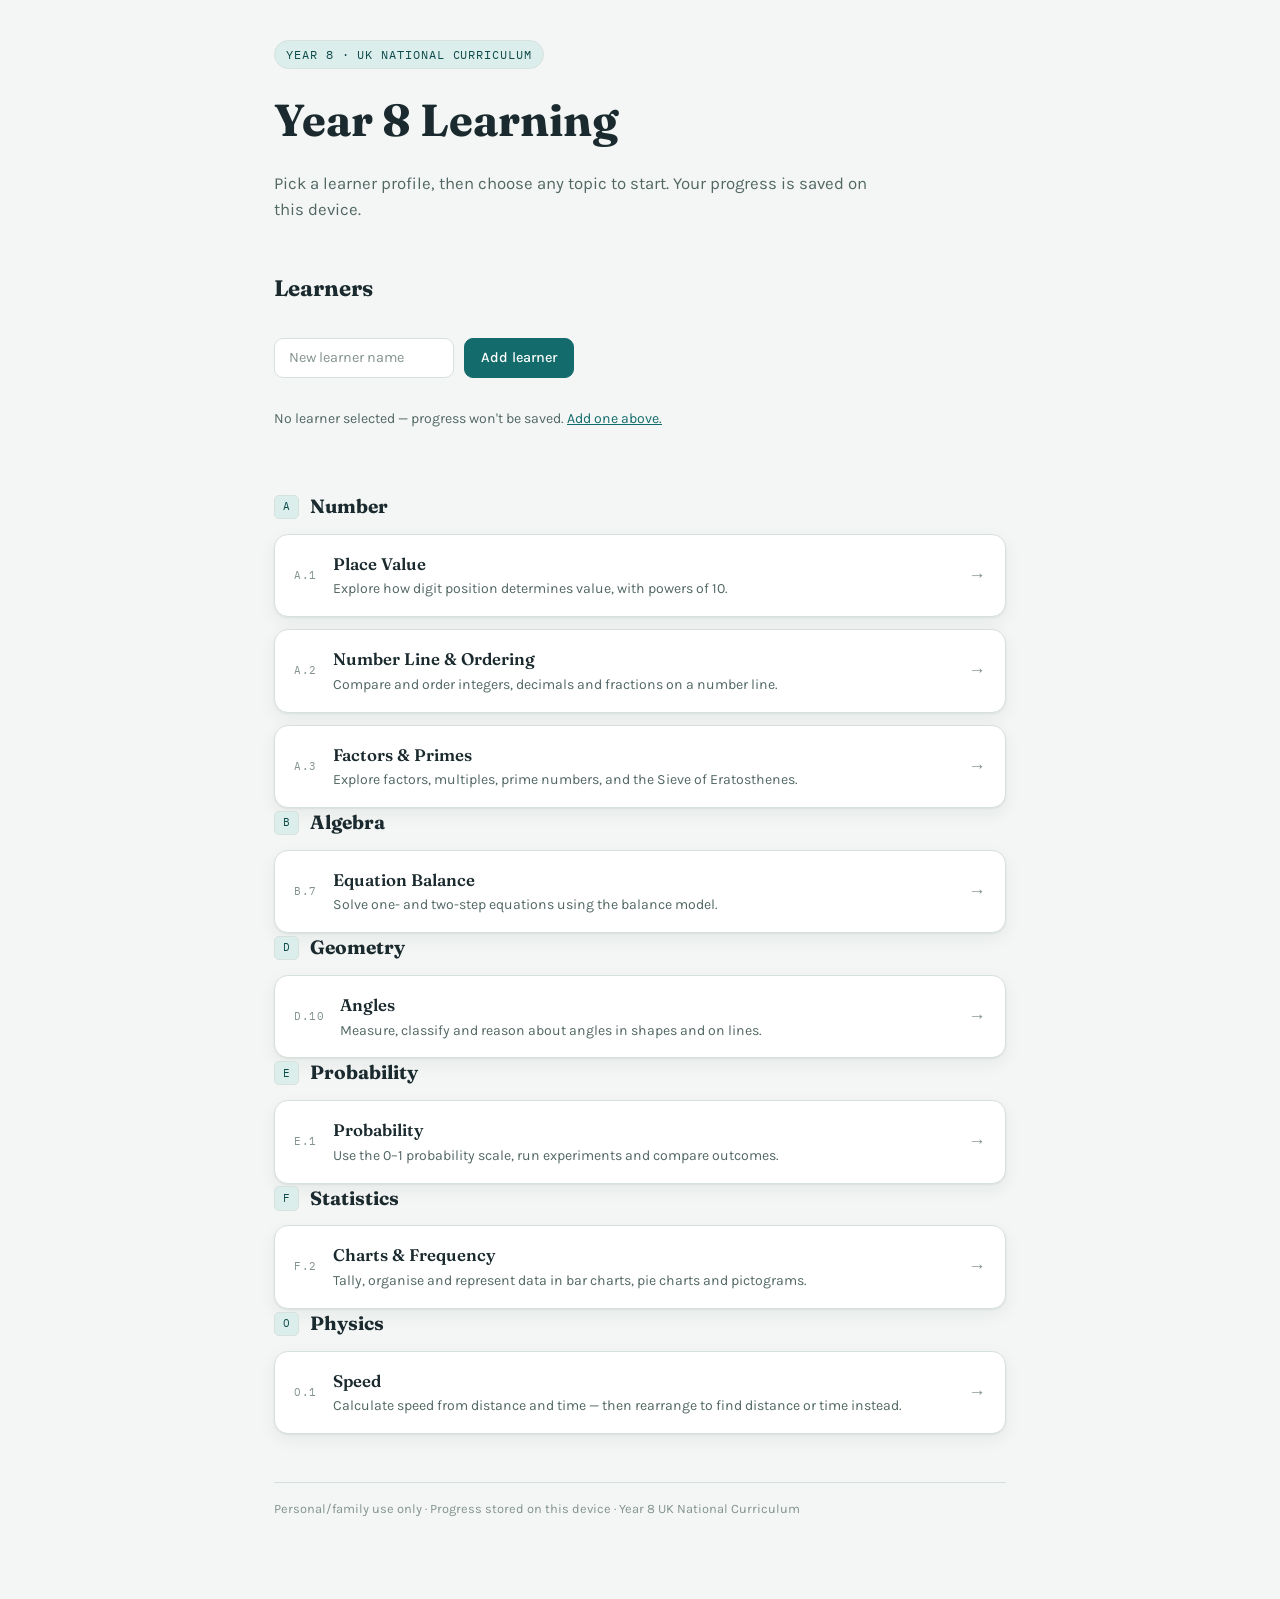
<file: index.html>
<!DOCTYPE html>
<html lang="en">
<head>
<meta charset="UTF-8">
<meta name="viewport" content="width=device-width, initial-scale=1">
<title>Year 8 Learning</title>
<link rel="preconnect" href="https://fonts.googleapis.com">
<link rel="preconnect" href="https://fonts.gstatic.com" crossorigin>
<link href="https://fonts.googleapis.com/css2?family=Fraunces:ital,opsz,wght@0,9..144,400;0,9..144,700;1,9..144,400&family=IBM+Plex+Mono:wght@400;500&family=Karla:wght@400;500;600&display=swap" rel="stylesheet">
<style>
/* --- tokens (same as shared.css — inlined here so index.html works standalone) --- */
:root {
  --bg:#F3F6F4;--surface:#FFFFFF;--surface-alt:#E8EFEA;
  --ink:#1B2A2E;--ink-soft:#526764;--ink-faint:#83938F;
  --teal:#146B6B;--teal-deep:#0D4A4A;--teal-soft:#DCEEEC;
  --amber:#C9740B;--amber-soft:#FBE9CE;
  --success:#1E8E5A;--success-bg:#E3F5EC;
  --error:#C0392B;--error-bg:#FBEAE7;
  --border:#D7E1DC;--on-accent:#FFFFFF;
  --shadow:0 1px 2px rgba(20,40,38,0.06),0 6px 18px rgba(20,40,38,0.06);
}
@media(prefers-color-scheme:dark){:root:not([data-theme="light"]){
  --bg:#0F1E1D;--surface:#16302E;--surface-alt:#1C3A37;
  --ink:#EAF4F1;--ink-soft:#A9C4BF;--ink-faint:#74928C;
  --teal:#58D6D1;--teal-deep:#8CE6E1;--teal-soft:#1B3F3C;
  --amber:#F0A94A;--amber-soft:#3A2C13;
  --success:#52DE9B;--success-bg:#103628;
  --error:#F1897C;--error-bg:#3A1B16;
  --border:#294744;--on-accent:#0F1E1D;
  --shadow:0 1px 2px rgba(0,0,0,0.3),0 10px 24px rgba(0,0,0,0.35);
}}
:root[data-theme="dark"]{
  --bg:#0F1E1D;--surface:#16302E;--surface-alt:#1C3A37;
  --ink:#EAF4F1;--ink-soft:#A9C4BF;--ink-faint:#74928C;
  --teal:#58D6D1;--teal-deep:#8CE6E1;--teal-soft:#1B3F3C;
  --amber:#F0A94A;--amber-soft:#3A2C13;
  --success:#52DE9B;--success-bg:#103628;
  --error:#F1897C;--error-bg:#3A1B16;
  --border:#294744;--on-accent:#0F1E1D;
  --shadow:0 1px 2px rgba(0,0,0,0.3),0 10px 24px rgba(0,0,0,0.35);
}

/* --- base --- */
*{box-sizing:border-box;}
body{margin:0;background:var(--bg);color:var(--ink);font-family:'Karla','Segoe UI',sans-serif;line-height:1.55;}
h1,h2,h3{font-family:'Fraunces',Georgia,serif;text-wrap:balance;margin:0;}
a{color:inherit;text-decoration:none;}

/* --- layout --- */
.page{max-width:780px;margin:0 auto;padding:2.5rem 1.5rem 5rem;display:flex;flex-direction:column;gap:3rem;}

/* --- hero --- */
.hero{display:flex;flex-direction:column;gap:1rem;}
.eyebrow{display:inline-flex;align-items:center;gap:.5rem;font-family:'IBM Plex Mono',monospace;font-size:.72rem;letter-spacing:.08em;text-transform:uppercase;color:var(--teal-deep,var(--teal));background:var(--teal-soft);border:1px solid var(--border);padding:.3rem .7rem;border-radius:999px;width:fit-content;}
.hero h1{font-size:clamp(2rem,5vw,2.8rem);font-weight:700;}
.hero p.lede{margin:0;max-width:60ch;color:var(--ink-soft);font-size:1.05rem;}

/* --- profiles section --- */
.profiles-section{display:flex;flex-direction:column;gap:1rem;}
.section-head{display:flex;align-items:baseline;gap:.7rem;}
.section-head h2{font-size:1.4rem;}
.profiles-grid{display:flex;flex-wrap:wrap;gap:.7rem;}
.profile-pill{
  display:inline-flex;align-items:center;gap:.5rem;padding:.5rem 1rem;
  border-radius:999px;border:2px solid var(--border);background:var(--surface);
  cursor:pointer;font:inherit;font-size:.9rem;color:var(--ink);
}
.profile-pill.active{border-color:var(--teal);background:var(--teal-soft);}
.profile-pill .pip{width:.55rem;height:.55rem;border-radius:50%;background:var(--border);}
.profile-pill.active .pip{background:var(--teal);}
.profile-pill .del{margin-left:.4rem;opacity:.4;font-size:.8rem;line-height:1;border:none;background:none;cursor:pointer;color:var(--ink);padding:0;}
.profile-pill .del:hover{opacity:1;color:var(--error);}
.add-profile-row{display:flex;gap:.6rem;align-items:center;flex-wrap:wrap;}
.add-profile-row input{
  font:inherit;font-size:.9rem;padding:.5rem .85rem;border-radius:9px;
  border:1px solid var(--border);background:var(--surface);color:var(--ink);
  width:180px;
}
.add-profile-row input::placeholder{color:var(--ink-faint);}
.add-profile-row input:focus{outline:2px solid var(--teal);outline-offset:1px;}
.btn{font:inherit;font-size:.9rem;font-weight:500;padding:.5rem 1rem;border-radius:9px;border:1px solid var(--border);background:var(--surface-alt);color:var(--ink);cursor:pointer;}
.btn.primary{background:var(--teal);border-color:var(--teal);color:var(--on-accent);}
.btn:hover{filter:brightness(.97);}
@media(prefers-color-scheme:dark){:root:not([data-theme="light"]) .btn:hover{filter:brightness(1.15);}}
:root[data-theme="dark"] .btn:hover{filter:brightness(1.15);}
.no-profile-note{font-size:.88rem;color:var(--ink-soft);}

/* --- strand --- */
.strand{display:flex;flex-direction:column;gap:.75rem;}
.strand-head{display:flex;align-items:center;gap:.65rem;}
.strand-head .strand-tag{font-family:'IBM Plex Mono',monospace;font-size:.7rem;letter-spacing:.04em;color:var(--teal-deep,var(--teal));background:var(--teal-soft);border:1px solid var(--border);padding:.15rem .5rem;border-radius:5px;}
.strand-head h2{font-size:1.2rem;}

/* --- lesson card --- */
.lesson-card{
  display:flex;align-items:center;gap:1rem;
  background:var(--surface);border:1px solid var(--border);border-radius:14px;
  padding:1rem 1.2rem;box-shadow:var(--shadow);text-decoration:none;color:var(--ink);
  transition:border-color .15s,box-shadow .15s;
}
.lesson-card:hover{border-color:var(--teal);box-shadow:var(--shadow),0 0 0 2px var(--teal-soft);}
.lesson-card .lc-ref{font-family:'IBM Plex Mono',monospace;font-size:.7rem;letter-spacing:.04em;color:var(--ink-faint);white-space:nowrap;}
.lesson-card .lc-body{flex:1 1 0;min-width:0;}
.lesson-card .lc-title{font-family:'Fraunces',Georgia,serif;font-weight:600;font-size:1.05rem;}
.lesson-card .lc-desc{font-size:.88rem;color:var(--ink-soft);margin-top:.1rem;}
.lesson-card .lc-badge{flex:0 0 auto;display:flex;flex-direction:column;align-items:flex-end;gap:.3rem;}
.done-tag{font-family:'IBM Plex Mono',monospace;font-size:.68rem;letter-spacing:.03em;background:var(--success-bg);border:1px solid var(--success);color:var(--success);border-radius:999px;padding:.15rem .55rem;white-space:nowrap;}
.score-tag{font-family:'IBM Plex Mono',monospace;font-size:.68rem;letter-spacing:.03em;background:var(--surface-alt);border:1px solid var(--border);color:var(--ink-soft);border-radius:999px;padding:.15rem .55rem;white-space:nowrap;}
.lesson-card .arrow{color:var(--ink-faint);font-size:1.1rem;}

footer.note{color:var(--ink-faint);font-size:.8rem;border-top:1px solid var(--border);padding-top:1rem;}
</style>
</head>
<body>
<div class="page">

  <!-- Hero -->
  <header class="hero">
    <span class="eyebrow">Year 8 · UK National Curriculum</span>
    <h1>Year 8 Learning</h1>
    <p class="lede">Pick a learner profile, then choose any topic to start. Your progress is saved on this device.</p>
  </header>

  <!-- Profiles -->
  <section class="profiles-section" id="profiles">
    <div class="section-head"><h2>Learners</h2></div>
    <div class="profiles-grid" id="profiles-grid"></div>
    <div class="add-profile-row">
      <input type="text" id="new-name" placeholder="New learner name" maxlength="30" aria-label="New learner name">
      <button class="btn primary" id="add-btn" onclick="addProfile()">Add learner</button>
    </div>
    <p class="no-profile-note" id="no-profile-note" hidden>No learner selected — progress won't be saved. <a href="#profiles" style="color:var(--teal);text-decoration:underline;">Add one above.</a></p>
  </section>

  <!-- Curriculum map -->
  <div id="curriculum-map"></div>

  <footer class="note">Personal/family use only · Progress stored on this device · Year 8 UK National Curriculum</footer>
</div>

<script src="shared/shared.js"></script>
<script>
const CURRICULUM = [
  {
    strand: 'Number',
    code: 'A',
    lessons: [
      { id: 'place-value-explorer', ref: 'A.1', title: 'Place Value', desc: 'Explore how digit position determines value, with powers of 10.', href: 'subjects/maths/ks3/year-8/lessons/place-value-explorer.html' },
      { id: 'number-line-explorer', ref: 'A.2', title: 'Number Line & Ordering', desc: 'Compare and order integers, decimals and fractions on a number line.', href: 'subjects/maths/ks3/year-8/lessons/number-line-explorer.html' },
      { id: 'factors-primes-explorer', ref: 'A.3', title: 'Factors & Primes', desc: 'Explore factors, multiples, prime numbers, and the Sieve of Eratosthenes.', href: 'subjects/maths/ks3/year-8/lessons/factors-primes-explorer.html' },
    ]
  },
  {
    strand: 'Algebra',
    code: 'B',
    lessons: [
      { id: 'equation-balance-explorer', ref: 'B.7', title: 'Equation Balance', desc: 'Solve one- and two-step equations using the balance model.', href: 'subjects/maths/ks3/year-8/lessons/equation-balance-explorer.html' },
    ]
  },
  {
    strand: 'Geometry',
    code: 'D',
    lessons: [
      { id: 'angle-explorer', ref: 'D.10', title: 'Angles', desc: 'Measure, classify and reason about angles in shapes and on lines.', href: 'subjects/maths/ks3/year-8/lessons/angle-explorer.html' },
    ]
  },
  {
    strand: 'Probability',
    code: 'E',
    lessons: [
      { id: 'probability-explorer', ref: 'E.1', title: 'Probability', desc: 'Use the 0–1 probability scale, run experiments and compare outcomes.', href: 'subjects/maths/ks3/year-8/lessons/probability-explorer.html' },
    ]
  },
  {
    strand: 'Statistics',
    code: 'F',
    lessons: [
      { id: 'chart-explorer', ref: 'F.2', title: 'Charts & Frequency', desc: 'Tally, organise and represent data in bar charts, pie charts and pictograms.', href: 'subjects/maths/ks3/year-8/lessons/chart-explorer.html' },
    ]
  },
  {
    strand: 'Physics',
    code: 'O',
    lessons: [
      { id: 'speed', ref: 'O.1', title: 'Speed', desc: 'Calculate speed from distance and time — then rearrange to find distance or time instead.', href: 'subjects/science/ks3/year-8/lessons/speed.html' },
    ]
  },
];

function renderProfilesGrid() {
  const grid = document.getElementById('profiles-grid');
  const note = document.getElementById('no-profile-note');
  const activeId = ProfileManager.getActiveId();
  grid.innerHTML = '';
  const profiles = ProfileManager.getProfiles();
  profiles.forEach(p => {
    const pill = document.createElement('button');
    pill.className = 'profile-pill' + (p.id === activeId ? ' active' : '');
    const pip = document.createElement('span'); pip.className = 'pip'; pill.appendChild(pip);
    pill.appendChild(document.createTextNode(p.name));
    const del = document.createElement('button');
    del.className = 'del'; del.textContent = '✕'; del.title = 'Remove ' + p.name;
    del.addEventListener('click', e => { e.stopPropagation(); if (confirm('Remove ' + p.name + '?')) { ProfileManager.removeProfile(p.id); refresh(); } });
    pill.appendChild(del);
    pill.addEventListener('click', () => { ProfileManager.setActive(p.id); refresh(); });
    grid.appendChild(pill);
  });
  note.hidden = !!ProfileManager.getActive();
  renderCurriculumMap();
}

function addProfile() {
  const input = document.getElementById('new-name');
  const name = input.value.trim();
  if (!name) { input.focus(); return; }
  const id = ProfileManager.addProfile(name);
  ProfileManager.setActive(id);
  input.value = '';
  refresh();
}

document.getElementById('new-name').addEventListener('keydown', e => { if (e.key === 'Enter') addProfile(); });

function renderCurriculumMap() {
  const map = document.getElementById('curriculum-map');
  const activeId = ProfileManager.getActiveId();
  const progress = activeId ? ProfileManager.getProgress(activeId) : {};
  map.innerHTML = '';

  CURRICULUM.forEach(strand => {
    const section = document.createElement('section');
    section.className = 'strand';

    const head = document.createElement('div');
    head.className = 'strand-head';
    const tag = document.createElement('span'); tag.className = 'strand-tag'; tag.textContent = strand.code;
    const h2 = document.createElement('h2'); h2.textContent = strand.strand;
    head.appendChild(tag); head.appendChild(h2);
    section.appendChild(head);

    strand.lessons.forEach(lesson => {
      const card = document.createElement('a');
      card.className = 'lesson-card';
      card.href = lesson.href;

      const ref = document.createElement('span'); ref.className = 'lc-ref'; ref.textContent = lesson.ref;
      card.appendChild(ref);

      const body = document.createElement('div'); body.className = 'lc-body';
      const title = document.createElement('div'); title.className = 'lc-title'; title.textContent = lesson.title;
      const desc = document.createElement('div'); desc.className = 'lc-desc'; desc.textContent = lesson.desc;
      body.appendChild(title); body.appendChild(desc);
      card.appendChild(body);

      const badge = document.createElement('div'); badge.className = 'lc-badge';
      const prog = progress[lesson.id];
      if (prog) {
        const done = document.createElement('span'); done.className = 'done-tag'; done.textContent = '✓ done';
        badge.appendChild(done);
        const score = document.createElement('span'); score.className = 'score-tag'; score.textContent = prog.score + ' answered';
        badge.appendChild(score);
      }
      card.appendChild(badge);

      const arrow = document.createElement('span'); arrow.className = 'arrow'; arrow.textContent = '→';
      card.appendChild(arrow);

      section.appendChild(card);
    });

    map.appendChild(section);
  });
}

function refresh() {
  renderProfilesGrid();
  renderCurriculumMap();
}

refresh();

/* scroll to #profiles if hash is set */
if (window.location.hash === '#profiles') {
  document.getElementById('profiles').scrollIntoView({ behavior: 'smooth' });
}
</script>
</body>
</html>
</file>
